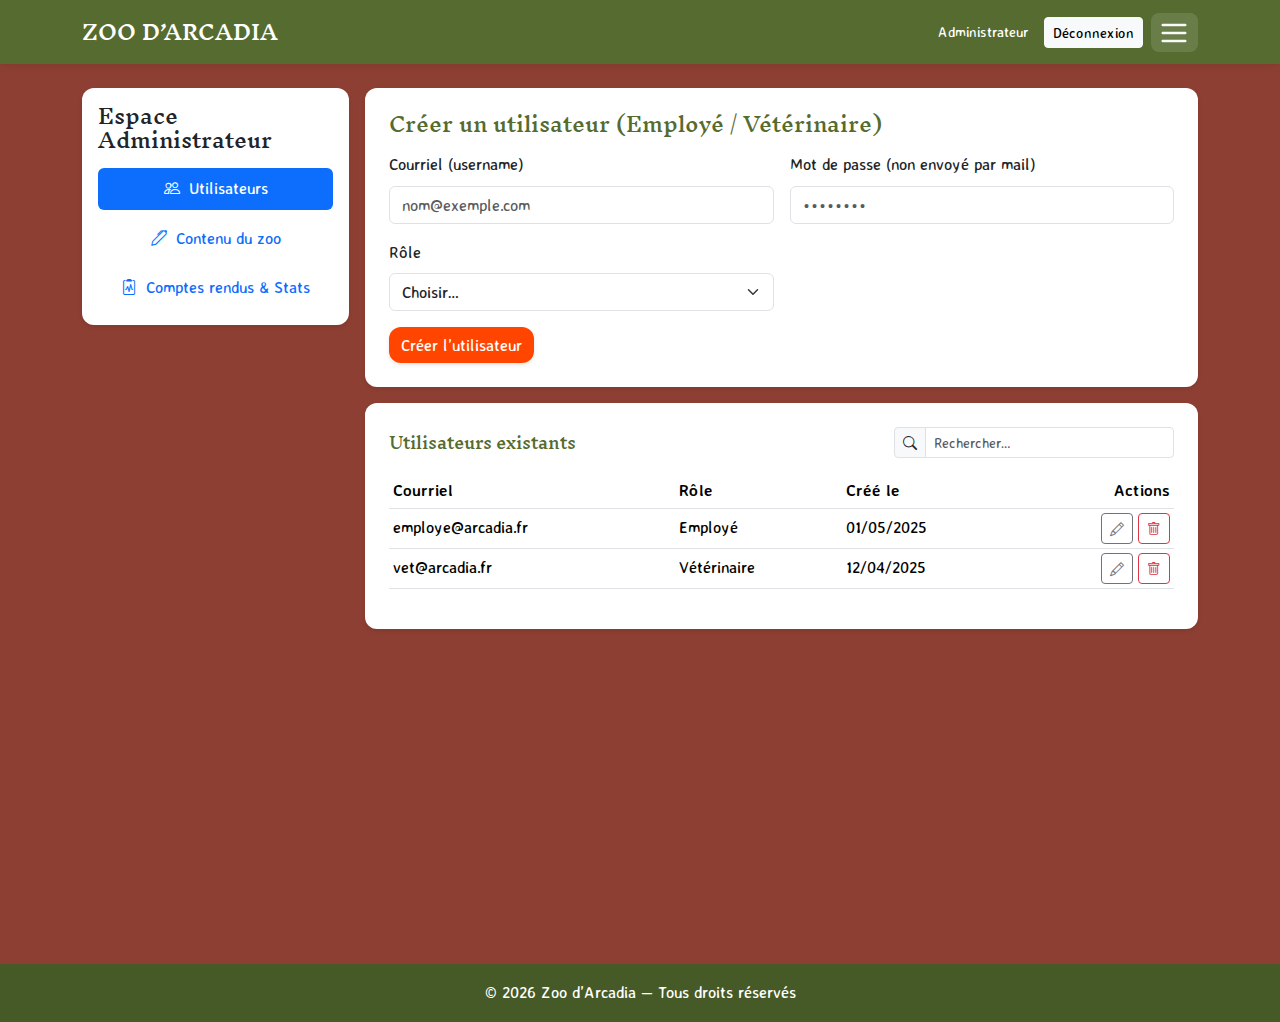
<file: Dashboard_admin.html>
<!doctype html>
<html lang="fr">
<head>
  <meta charset="utf-8">
  <meta name="viewport" content="width=device-width, initial-scale=1">
  <title>Espace Administrateur — Zoo d’Arcadia</title>
  <meta name="description" content="Gestion des utilisateurs, du contenu et des comptes rendus vétérinaires.">

  <!-- Polices / Bootstrap / Icônes -->
  <link href="https://fonts.googleapis.com/css2?family=Inknut+Antiqua:wght@400;600;700&family=Averia+Sans+Libre:wght@300;400;700&display=swap" rel="stylesheet">
  <link href="https://cdn.jsdelivr.net/npm/bootstrap@5.3.6/dist/css/bootstrap.min.css" rel="stylesheet">
  <link href="https://cdn.jsdelivr.net/npm/bootstrap-icons@1.11.3/font/bootstrap-icons.min.css" rel="stylesheet">

  <!-- Ton CSS global -->
  <link href="style.css" rel="stylesheet">
</head>
<body>

  <!-- NAVBAR COMMUNE -->
  <header>
    <nav class="navbar" data-bs-theme="dark">
      <div class="container d-flex align-items-center justify-content-between">
        <a class="navbar-brand m-0 fw-semibold" href="index.html">ZOO D’ARCADIA</a>
        <div class="d-flex align-items-center gap-2">
          <span class="text-white small me-2">Administrateur</span>
          <a href="Connexion.html" class="btn btn-sm btn-light">Déconnexion</a>
          <button class="navbar-toggler" type="button" data-bs-toggle="collapse" data-bs-target="#nav"
                  aria-controls="nav" aria-expanded="false" aria-label="Menu">
            <span class="navbar-toggler-icon"></span>
          </button>
        </div>
      </div>
      <div id="nav" class="collapse navbar-collapse">
        <ul class="navbar-nav ms-auto">
          <li class="nav-item"><a class="nav-link" href="index.html#decouvrir">Découvrir</a></li>
          <li class="nav-item"><a class="nav-link" href="index.html#infos">Infos</a></li>
          <li class="nav-item"><a class="nav-link" href="contact.html">Contact</a></li>
        </ul>
      </div>
    </nav>
  </header>

  <!-- LAYOUT -->
  <main class="admin-layout py-4">
    <div class="container">
      <div class="row g-3">
        
        <!-- Sidebar -->
        <aside class="col-12 col-lg-3">
          <div class="card p-3">
            <h1 class="h5 mb-3" style="font-family:'Inknut Antiqua',serif;">Espace Administrateur</h1>
            <div class="nav flex-lg-column nav-pills gap-2" id="adminTabs" role="tablist" aria-orientation="vertical">
              <button class="nav-link active" id="tab-users" data-bs-toggle="pill" data-bs-target="#pane-users" type="button" role="tab">
                <i class="bi bi-people me-1"></i> Utilisateurs
              </button>
              <button class="nav-link" id="tab-content" data-bs-toggle="pill" data-bs-target="#pane-content" type="button" role="tab">
                <i class="bi bi-pen me-1"></i> Contenu du zoo
              </button>
              <button class="nav-link" id="tab-reports" data-bs-toggle="pill" data-bs-target="#pane-reports" type="button" role="tab">
                <i class="bi bi-clipboard2-pulse me-1"></i> Comptes rendus & Stats
              </button>
            </div>
          </div>
        </aside>

        <!-- Contenu : début du tab-content-->
        <section class="col-12 col-lg-9">
          <div class="tab-content">

            <!-- ========== UTILISATEURS ========== -->
            <div class="tab-pane fade show active" id="pane-users" role="tabpanel" aria-labelledby="tab-users">
              <div class="card p-4 mb-3">
                <h2 class="h5 mb-3">Créer un utilisateur (Employé / Vétérinaire)</h2>
                <form class="row g-3" action="#" method="post" novalidate>
                  <div class="col-12 col-md-6">
                    <label for="userEmail" class="form-label">Courriel (username)</label>
                    <input id="userEmail" name="email" type="email" class="form-control" placeholder="nom@exemple.com" required autocomplete="email">
                  </div>
                  <div class="col-12 col-md-6">
                    <label for="userPassword" class="form-label">Mot de passe (non envoyé par mail)</label>
                    <input id="userPassword" name="password" type="password" class="form-control" placeholder="••••••••" required autocomplete="new-password">
                  </div>
                  <div class="col-12 col-md-6">
                    <label for="userRole" class="form-label">Rôle</label>
                    <select id="userRole" name="role" class="form-select" required>
                      <option value="" selected disabled>Choisir…</option>
                      <option value="employee">Employé</option>
                      <option value="veterinarian">Vétérinaire</option>
                    </select>
                  </div>
                  <div class="col-12">
                    <button type="submit" class="btn btn-brand">Créer l’utilisateur</button>
                  </div>
                </form>
              </div>

              <div class="card p-4">
                <div class="d-flex align-items-center justify-content-between mb-3">
                  <h3 class="h6 m-0">Utilisateurs existants</h3>
                  <div class="input-group input-group-sm" style="max-width: 280px;">
                    <span class="input-group-text"><i class="bi bi-search"></i></span>
                    <input type="search" class="form-control" placeholder="Rechercher…">
                  </div>
                </div>
                <div class="table-responsive">
                  <table class="table table-sm align-middle">
                    <thead>
                      <tr>
                        <th>Courriel</th>
                        <th>Rôle</th>
                        <th>Créé le</th>
                        <th class="text-end">Actions</th>
                      </tr>
                    </thead>
                    <tbody>
                      <tr>
                        <td>employe@arcadia.fr</td>
                        <td>Employé</td>
                        <td>01/05/2025</td>
                        <td class="text-end">
                          <button class="btn btn-outline-secondary btn-sm">
                            <i class="bi bi-pencil"></i>
                          </button>
                          <button class="btn btn-outline-danger btn-sm">
                            <i class="bi bi-trash"></i>
                          </button>
                        </td>
                      </tr>
                      <tr>
                        <td>vet@arcadia.fr</td>
                        <td>Vétérinaire</td>
                        <td>12/04/2025</td>
                        <td class="text-end">
                          <button class="btn btn-outline-secondary btn-sm">
                            <i class="bi bi-pencil"></i>
                          </button>
                          <button class="btn btn-outline-danger btn-sm">
                            <i class="bi bi-trash"></i>
                          </button>
                        </td>
                      </tr>
                    </tbody>
                  </table>
                </div>
              </div>
            </div>

            <!-- ========== CONTENU DU ZOO ========== -->
            <div class="tab-pane fade" id="pane-content" role="tabpanel" aria-labelledby="tab-content">
              <div class="row g-3">
                <div class="col-12">
                  <article class="card p-4">
                    <h2 class="h5 mb-3">Services & Horaires</h2>
                    <form class="row g-3" action="#" method="post">
                      <div class="col-12 col-md-6">
                        <label for="serviceName" class="form-label">Nom du service</label>
                        <input id="serviceName" name="serviceName" type="text" class="form-control" placeholder="Visite en petit train" required>
                      </div>
                      <div class="col-12 col-md-6">
                        <label for="serviceHours" class="form-label">Horaires</label>
                        <input id="serviceHours" name="serviceHours" type="text" class="form-control" placeholder="9h–19h" required>
                      </div>
                      <div class="col-12">
                        <label for="serviceDesc" class="form-label">Description</label>
                        <textarea id="serviceDesc" name="serviceDesc" rows="3" class="form-control" placeholder="Texte de présentation…" required></textarea>
                      </div>
                      <div class="col-12 d-flex gap-2">
                        <button class="btn btn-brand" type="submit">Créer / Mettre à jour</button>
                        <button class="btn btn-outline-danger" type="button">Supprimer</button>
                      </div>
                    </form>
                  </article>
                </div>

                <div class="col-12">
                  <article class="card p-4">
                    <h2 class="h5 mb-3">Habitats & Animaux</h2>
                    <form class="row g-3" action="#" method="post">
                      <div class="col-12 col-md-4">
                        <label for="habitat" class="form-label">Habitat</label>
                        <select id="habitat" name="habitat" class="form-select" required>
                          <option value="" disabled selected>Choisir…</option>
                          <option value="savane">Savane</option>
                          <option value="jungle">Jungle</option>
                          <option value="marais">Marais</option>
                        </select>
                      </div>
                      <div class="col-12 col-md-4">
                        <label for="animalName" class="form-label">Animal</label>
                        <input id="animalName" name="animalName" type="text" class="form-control" placeholder="Lionne" required>
                      </div>
                      <div class="col-12 col-md-4">
                        <label for="animalStatus" class="form-label">Statut</label>
                        <select id="animalStatus" name="animalStatus" class="form-select">
                          <option>Visible</option>
                          <option>Non visible</option>
                        </select>
                      </div>
                      <div class="col-12">
                        <label for="animalDesc" class="form-label">Description</label>
                        <textarea id="animalDesc" name="animalDesc" rows="3" class="form-control" placeholder="Texte descriptif…" required></textarea>
                      </div>
                      <div class="col-12 d-flex gap-2">
                        <button class="btn btn-brand" type="submit">Créer / Mettre à jour</button>
                        <button class="btn btn-outline-danger" type="button">Supprimer</button>
                      </div>
                    </form>
                  </article>
                </div>
              </div>
            </div>

            <!-- ========== COMPTES RENDUS & STATS ========== -->
            <div class="tab-pane fade" id="pane-reports" role="tabpanel" aria-labelledby="tab-reports">
              
              <!-- Stats-->
              <div class="card p-4 mb-3">
                <h2 class="h5 mb-3">Nombre de consultations par animal</h2>
                <div class="mb-2">
                  <div class="d-flex justify-content-between"><span>Lionne</span><span>12</span></div>
                  <div class="progress"><div class="progress-bar" style="width:60%"></div></div>
                </div>
                <div class="mb-2">
                  <div class="d-flex justify-content-between"><span>Girafe</span><span>8</span></div>
                  <div class="progress"><div class="progress-bar" style="width:40%"></div></div>
                </div>
                <div>
                  <div class="d-flex justify-content-between"><span>Crocodile</span><span>5</span></div>
                  <div class="progress"><div class="progress-bar" style="width:25%"></div></div>
                </div>
              </div>

              <!-- Comptes rendus vétérinaires -->
              <div class="card p-4">
                <h2 class="h5 mb-3">Comptes rendus vétérinaires</h2>
                <form class="row g-3 mb-3">
                  <div class="col-12 col-md-4">
                    <label for="filterAnimal" class="form-label">Animal</label>
                    <input id="filterAnimal" type="text" class="form-control" placeholder="ex : Girafe">
                  </div>
                  <div class="col-6 col-md-4">
                    <label for="filterFrom" class="form-label">Du</label>
                    <input id="filterFrom" type="date" class="form-control">
                  </div>
                  <div class="col-6 col-md-4">
                    <label for="filterTo" class="form-label">Au</label>
                    <input id="filterTo" type="date" class="form-control">
                  </div>
                  <div class="col-12">
                    <button class="btn btn-brand" type="submit">Filtrer</button>
                    <button class="btn btn-outline-secondary ms-2" type="reset">Réinitialiser</button>
                  </div>
                </form>
                <div class="table-responsive">
                  <table class="table table-sm align-middle">
                    <thead><tr><th>Date</th><th>Animal</th><th>Vétérinaire</th><th>Résumé</th></tr></thead>
                    <tbody>
                      <tr>
                        <td>2025-05-10</td>
                        <td>Lionne</td>
                        <td>Dr Martin</td>
                        <td>Contrôle OK, hydratation à surveiller.</td>
                      </tr>
                      <tr>
                        <td>2025-05-09</td>
                        <td>Girafe</td>
                        <td>Dr Evrard</td>
                        <td>Petite plaie traitée, suivis quotidiens.</td>
                      </tr>
                    </tbody>
                  </table>
                </div>
              </div>
            </div>

          </div><!-- div qui ferme le /tab-content -->
        </section>
      </div>
    </div>
  </main>

  <!-- FOOTER -->
  <footer class="py-3 text-center text-white" style="background:#455a26;">
    © <span id="year"></span> Zoo d’Arcadia — Tous droits réservés
  </footer>

  <script defer src="https://cdn.jsdelivr.net/npm/bootstrap@5.3.6/dist/js/bootstrap.bundle.min.js"></script>
  <script>document.getElementById('year').textContent = new Date().getFullYear();</script>
</body>
</html>
</file>
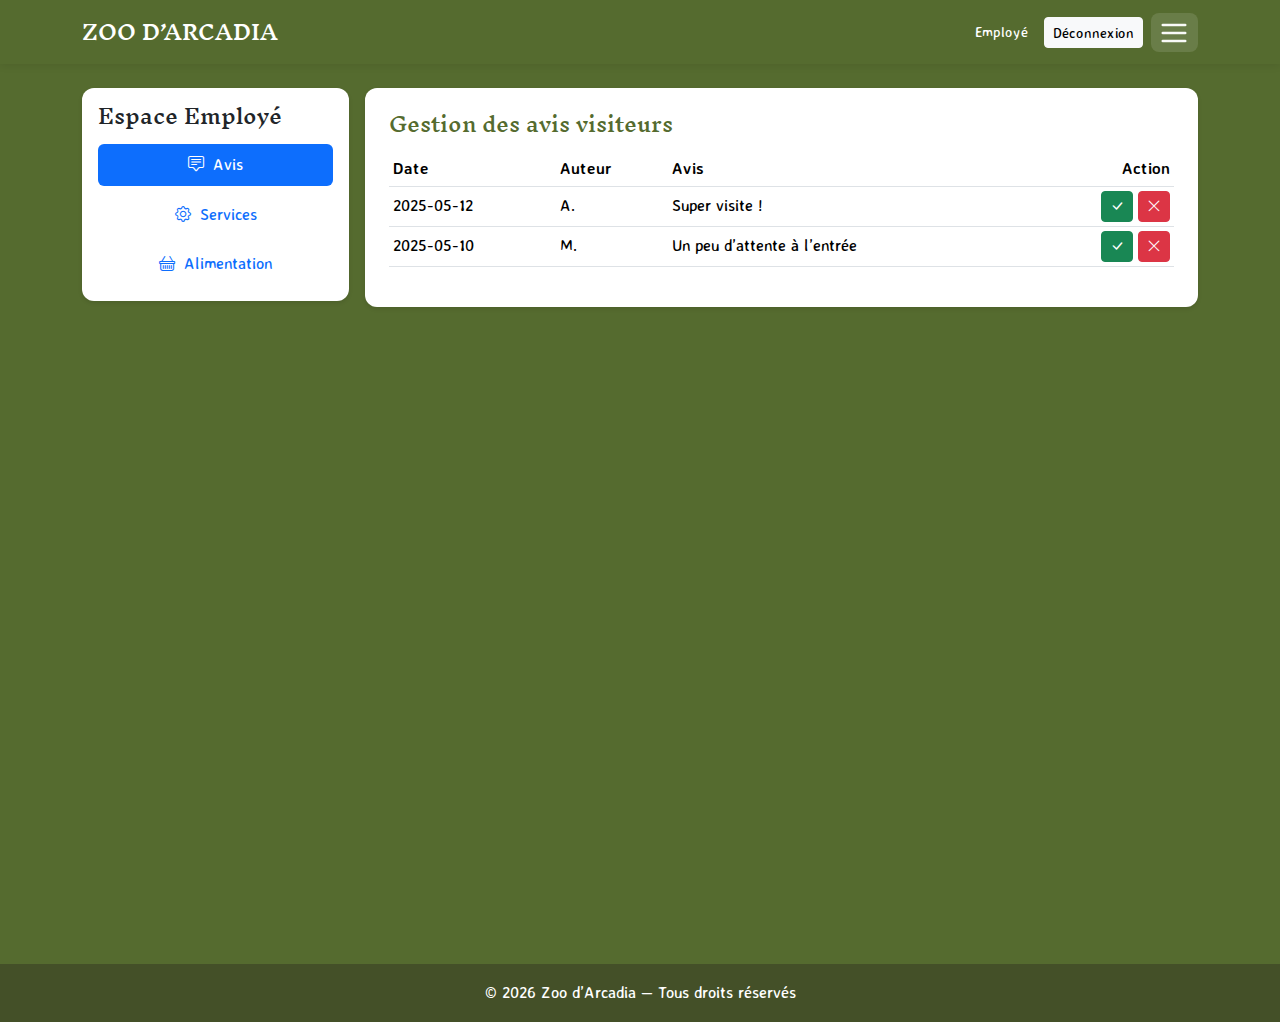
<file: Espace_soigneur.html>
<!doctype html>
<html lang="fr">
<head>
  <meta charset="utf-8">
  <meta name="viewport" content="width=device-width, initial-scale=1">
  <title>Dashboard Employé — Zoo d’Arcadia</title>
  <meta name="description" content="Espace employé pour gérer les avis, modifier les services et saisir l’alimentation des animaux.">

  <!-- Polices / Bootstrap / Icônes -->
  <link href="https://fonts.googleapis.com/css2?family=Inknut+Antiqua:wght@400;600;700&family=Averia+Sans+Libre:wght@300;400;700&display=swap" rel="stylesheet">
  <link href="https://cdn.jsdelivr.net/npm/bootstrap@5.3.6/dist/css/bootstrap.min.css" rel="stylesheet">
  <link href="https://cdn.jsdelivr.net/npm/bootstrap-icons@1.11.3/font/bootstrap-icons.min.css" rel="stylesheet">

  <!-- Ton CSS -->
  <link href="style.css" rel="stylesheet">
</head>
<body>

  <!-- NAVBAR -->
  <header>
    <nav class="navbar" data-bs-theme="dark">
      <div class="container d-flex align-items-center justify-content-between">
        <a class="navbar-brand m-0 fw-semibold" href="index.html">ZOO D’ARCADIA</a>
        <div class="d-flex align-items-center gap-2">
          <span class="text-white small me-2">Employé</span>
          <a href="Connexion.html" class="btn btn-sm btn-light">Déconnexion</a>
          <button class="navbar-toggler" type="button" data-bs-toggle="collapse" data-bs-target="#nav"
                  aria-controls="nav" aria-expanded="false" aria-label="Menu">
            <span class="navbar-toggler-icon"></span>
          </button>
        </div>
      </div>
      <div id="nav" class="collapse navbar-collapse">
        <ul class="navbar-nav ms-auto">
          <li class="nav-item"><a class="nav-link" href="index.html#decouvrir">Découvrir</a></li>
          <li class="nav-item"><a class="nav-link" href="index.html#infos">Infos</a></li>
          <li class="nav-item"><a class="nav-link" href="contact.html">Contact</a></li>
        </ul>
      </div>
    </nav>
  </header>

  <!-- LAYOUT -->
  <main class="employe-layout py-4">
    <div class="container">
      <div class="row g-3">
        
        <!-- Sidebar -->
        <aside class="col-12 col-lg-3">
          <div class="card p-3">
            <h1 class="h5 mb-3" style="font-family:'Inknut Antiqua',serif;">Espace Employé</h1>
            <div class="nav flex-lg-column nav-pills gap-2" id="empTabs" role="tablist">
              <button class="nav-link active" id="tab-avis" data-bs-toggle="pill" data-bs-target="#pane-avis" type="button">
                <i class="bi bi-chat-square-text me-1"></i> Avis
              </button>
              <button class="nav-link" id="tab-services" data-bs-toggle="pill" data-bs-target="#pane-services" type="button">
                <i class="bi bi-gear me-1"></i> Services
              </button>
              <button class="nav-link" id="tab-food" data-bs-toggle="pill" data-bs-target="#pane-food" type="button">
                <i class="bi bi-basket me-1"></i> Alimentation
              </button>
            </div>
          </div>
        </aside>

        <!-- Contenu -->
        <section class="col-12 col-lg-9">
          <div class="tab-content">

            <!-- ========== AVIS ========== -->
            <div class="tab-pane fade show active" id="pane-avis" role="tabpanel">
              <div class="card p-4">
                <h2 class="h5 mb-3">Gestion des avis visiteurs</h2>
                <table class="table table-sm align-middle">
                  <thead><tr><th>Date</th><th>Auteur</th><th>Avis</th><th class="text-end">Action</th></tr></thead>
                  <tbody>
                    <tr>
                      <td>2025-05-12</td><td>A.</td><td>Super visite !</td>
                      <td class="text-end">
                        <button class="btn btn-success btn-sm"><i class="bi bi-check-lg"></i></button>
                        <button class="btn btn-danger btn-sm"><i class="bi bi-x-lg"></i></button>
                      </td>
                    </tr>
                    <tr>
                      <td>2025-05-10</td><td>M.</td><td>Un peu d’attente à l’entrée</td>
                      <td class="text-end">
                        <button class="btn btn-success btn-sm"><i class="bi bi-check-lg"></i></button>
                        <button class="btn btn-danger btn-sm"><i class="bi bi-x-lg"></i></button>
                      </td> <!--AJOUTER JS-->
                    </tr>
                  </tbody>
                </table>
              </div>
            </div>

            <!-- ========== SERVICES ========== -->
            <div class="tab-pane fade" id="pane-services" role="tabpanel">
              <div class="card p-4">
                <h2 class="h5 mb-3">Modifier un service</h2>
                <form class="row g-3">
                  <div class="col-12 col-md-6">
                    <label for="serviceName" class="form-label">Nom du service</label>
                    <input id="serviceName" type="text" class="form-control" placeholder="Petit train">
                  </div>
                  <div class="col-12 col-md-6">
                    <label for="serviceHours" class="form-label">Horaires</label>
                    <input id="serviceHours" type="text" class="form-control" placeholder="9h–19h">
                  </div>
                  <div class="col-12">
                    <label for="serviceDesc" class="form-label">Description</label>
                    <textarea id="serviceDesc" rows="3" class="form-control" placeholder="Texte de présentation…"></textarea>
                  </div>
                  <div class="col-12 d-flex gap-2">
                    <button class="btn btn-brand" type="submit">Mettre à jour</button>
                    <button class="btn btn-outline-danger" type="button">Supprimer</button>
                  </div>
                </form>
              </div>
            </div>

            <!-- ========== ALIMENTATION ========== -->
            <div class="tab-pane fade" id="pane-food" role="tabpanel">
              <div class="card p-4 mb-3">
                <h2 class="h5 mb-3">Nouvelle alimentation</h2>
                <form class="row g-3">
                  <div class="col-12 col-md-4">
                    <label for="animal" class="form-label">Animal</label>
                    <select id="animal" class="form-select">
                      <option>Lionne</option>
                      <option>Girafe</option>
                      <option>Crocodile</option>
                    </select>
                  </div>
                  <div class="col-6 col-md-4">
                    <label for="date" class="form-label">Date</label>
                    <input id="date" type="date" class="form-control">
                  </div>
                  <div class="col-6 col-md-4">
                    <label for="heure" class="form-label">Heure</label>
                    <input id="heure" type="time" class="form-control">
                  </div>
                  <div class="col-12 col-md-6">
                    <label for="food" class="form-label">Nourriture</label>
                    <input id="food" type="text" class="form-control">
                  </div>
                  <div class="col-12 col-md-6">
                    <label for="quantity" class="form-label">Quantité</label>
                    <input id="quantity" type="text" class="form-control" placeholder="ex : 5 kg">
                  </div>
                  <div class="col-12 d-grid">
                    <button class="btn btn-brand">Enregistrer</button>
                  </div>
                </form>
              </div>

              <div class="card p-4">
                <h3 class="h6 mb-3">Historique alimentation</h3>
                <table class="table table-sm">
                  <thead><tr><th>Date</th><th>Heure</th><th>Animal</th><th>Nourriture</th><th>Quantité</th></tr></thead>
                  <tbody>
                    <tr><td>2025-05-12</td><td>09:00</td><td>Lionne</td><td>Viande</td><td>5 kg</td></tr>
                    <tr><td>2025-05-12</td><td>10:30</td><td>Girafe</td><td>Feuilles</td><td>10 kg</td></tr>
                  </tbody>
                </table>
              </div>
            </div>

          </div>
        </section>
      </div>
    </div>
  </main>

  <!-- FOOTER -->
  <footer class="py-3 text-center text-white" style="background:#445028;">
    © <span id="year"></span> Zoo d’Arcadia — Tous droits réservés
  </footer>

  <script defer src="https://cdn.jsdelivr.net/npm/bootstrap@5.3.6/dist/js/bootstrap.bundle.min.js"></script>
  <script>document.getElementById('year').textContent = new Date().getFullYear();</script>
</body>
</html>
</file>
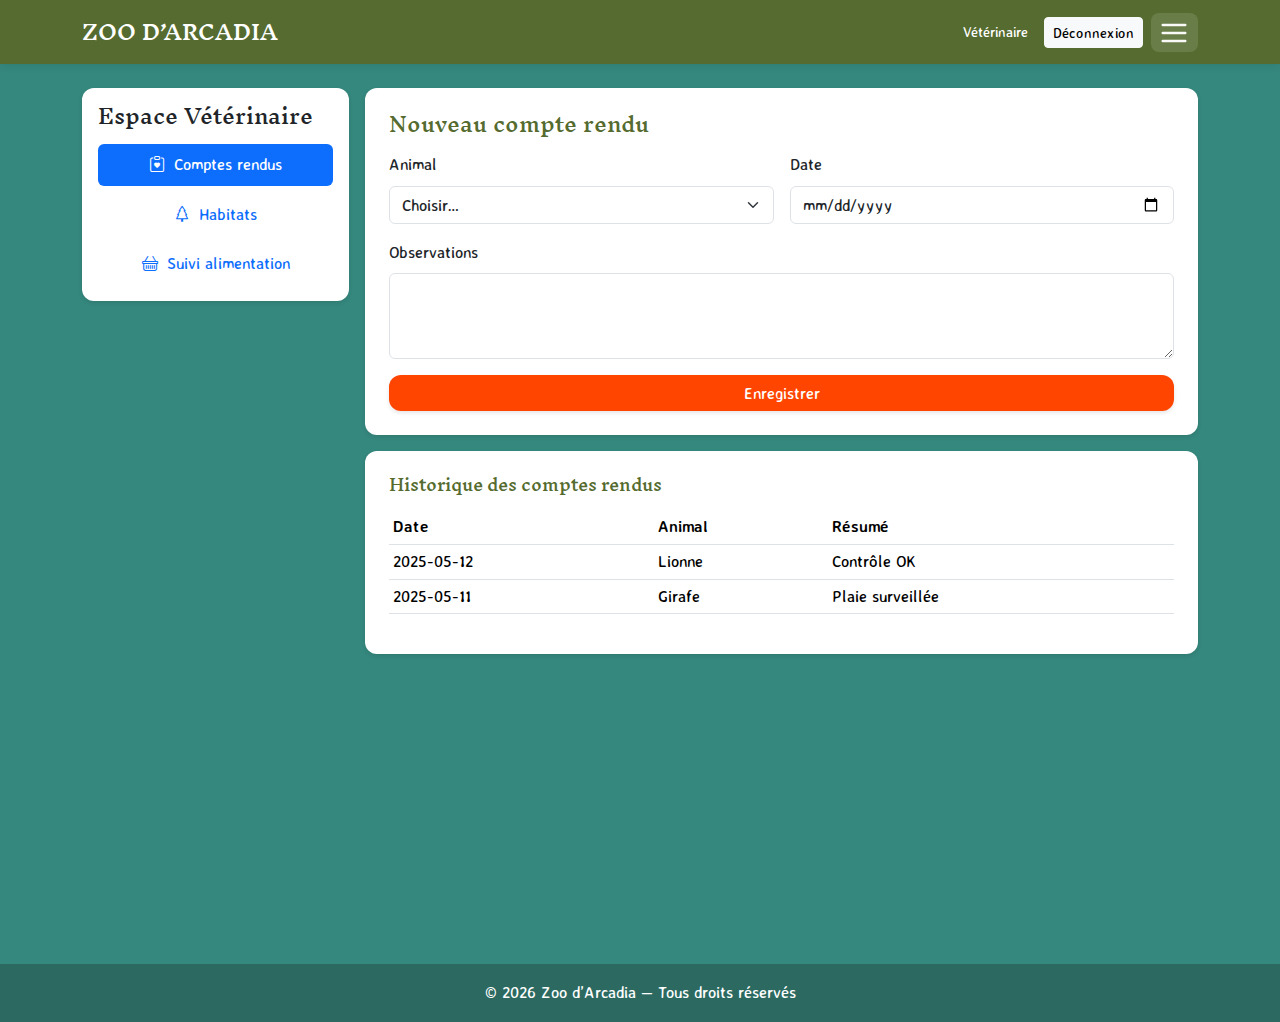
<file: Espace_veterinaire.html>
<!doctype html>
<html lang="fr">
<head>
  <meta charset="utf-8">
  <meta name="viewport" content="width=device-width, initial-scale=1">
  <title>Dashboard Vétérinaire — Zoo d’Arcadia</title>
  <meta name="description" content="Espace vétérinaire pour saisir les comptes rendus, commenter les habitats et consulter l’alimentation des animaux.">
  <link href="https://fonts.googleapis.com/css2?family=Inknut+Antiqua:wght@400;600;700&family=Averia+Sans+Libre:wght@300;400;700&display=swap" rel="stylesheet">
  <link href="https://cdn.jsdelivr.net/npm/bootstrap@5.3.6/dist/css/bootstrap.min.css" rel="stylesheet">
  <link href="https://cdn.jsdelivr.net/npm/bootstrap-icons@1.11.3/font/bootstrap-icons.min.css" rel="stylesheet">
  <link href="style.css" rel="stylesheet">
</head>

<body>

  <!-- NAVBAR -->
  <header>
    <nav class="navbar" data-bs-theme="dark">
      <div class="container d-flex align-items-center justify-content-between">
        <a class="navbar-brand m-0 fw-semibold" href="index.html">ZOO D’ARCADIA</a>
        <div class="d-flex align-items-center gap-2">
          <span class="text-white small me-2">Vétérinaire</span>
          <a href="Connexion.html" class="btn btn-sm btn-light">Déconnexion</a>
          <button class="navbar-toggler" type="button" data-bs-toggle="collapse" data-bs-target="#nav"
                  aria-controls="nav" aria-expanded="false" aria-label="Menu">
            <span class="navbar-toggler-icon"></span>
          </button>
        </div>
      </div>
      <div id="nav" class="collapse navbar-collapse">
        <ul class="navbar-nav ms-auto">
          <li class="nav-item"><a class="nav-link" href="index.html#decouvrir">Découvrir</a></li>
          <li class="nav-item"><a class="nav-link" href="index.html#infos">Infos</a></li>
          <li class="nav-item"><a class="nav-link" href="contact.html">Contact</a></li>
        </ul>
      </div>
    </nav>
  </header>

  <!-- LAYOUT -->
  <main class="vet-layout py-4">
    <div class="container">
      <div class="row g-3">
        
        <!-- Sidebar -->
        <aside class="col-12 col-lg-3">
          <div class="card p-3">
            <h1 class="h5 mb-3" style="font-family:'Inknut Antiqua',serif;">Espace Vétérinaire</h1>
            <div class="nav flex-lg-column nav-pills gap-2" id="vetTabs" role="tablist">
              <button class="nav-link active" id="tab-reports" data-bs-toggle="pill" data-bs-target="#pane-reports" type="button">
                <i class="bi bi-clipboard-heart me-1"></i> Comptes rendus
              </button>
              <button class="nav-link" id="tab-habitats" data-bs-toggle="pill" data-bs-target="#pane-habitats" type="button">
                <i class="bi bi-tree me-1"></i> Habitats
              </button>
              <button class="nav-link" id="tab-food" data-bs-toggle="pill" data-bs-target="#pane-food" type="button">
                <i class="bi bi-basket me-1"></i> Suivi alimentation
              </button>
            </div>
          </div>
        </aside>

        <!-- Contenu -->
        <section class="col-12 col-lg-9">
          <div class="tab-content">

            <!-- ========== COMPTES RENDUS ========== -->
            <div class="tab-pane fade show active" id="pane-reports" role="tabpanel">
              <div class="card p-4 mb-3">
                <h2 class="h5 mb-3">Nouveau compte rendu</h2>
                <form class="row g-3">
                  <div class="col-12 col-md-6">
                    <label for="animal" class="form-label">Animal</label>
                    <select id="animal" class="form-select" required>
                      <option disabled selected>Choisir…</option>
                      <option>Lionne</option>
                      <option>Girafe</option>
                      <option>Crocodile</option>
                    </select>
                  </div>
                  <div class="col-12 col-md-6">
                    <label for="date" class="form-label">Date</label>
                    <input id="date" type="date" class="form-control" required>
                  </div>
                  <div class="col-12">
                    <label for="observations" class="form-label">Observations</label>
                    <textarea id="observations" rows="3" class="form-control" required></textarea>
                  </div>
                  <div class="col-12 d-grid">
                    <button class="btn btn-brand">Enregistrer</button>
                  </div>
                </form>
              </div>

              <div class="card p-4">
                <h3 class="h6 mb-3">Historique des comptes rendus</h3>
                <table class="table table-sm">
                  <thead><tr><th>Date</th><th>Animal</th><th>Résumé</th></tr></thead>
                  <tbody>
                    <tr><td>2025-05-12</td><td>Lionne</td><td>Contrôle OK</td></tr>
                    <tr><td>2025-05-11</td><td>Girafe</td><td>Plaie surveillée</td></tr>
                  </tbody>
                </table>
              </div>
            </div>

            <!-- ========== HABITATS ========== -->
            <div class="tab-pane fade" id="pane-habitats" role="tabpanel">
              <div class="card p-4">
                <h2 class="h5 mb-3">Commentaires sur habitats</h2>
                <form class="row g-3">
                  <div class="col-12 col-md-6">
                    <label for="habitat" class="form-label">Habitat</label>
                    <select id="habitat" class="form-select">
                      <option>Savane</option>
                      <option>Jungle</option>
                      <option>Marais</option>
                    </select>
                  </div>
                  <div class="col-12">
                    <label for="commentaire" class="form-label">Commentaire</label>
                    <textarea id="commentaire" rows="3" class="form-control"></textarea>
                  </div>
                  <div class="col-12 d-grid">
                    <button class="btn btn-brand">Enregistrer</button>
                  </div>
                </form>
              </div>
            </div>

            <!-- ========== SUIVI ALIMENTATION ========== -->
            <div class="tab-pane fade" id="pane-food" role="tabpanel">
              <div class="card p-4">
                <h2 class="h5 mb-3">Alimentation des animaux</h2>
                <table class="table table-sm">
                  <thead><tr><th>Date</th><th>Animal</th><th>Nourriture</th><th>Quantité</th></tr></thead>
                  <tbody>
                    <tr><td>2025-05-12</td><td>Lionne</td><td>Viande</td><td>5 kg</td></tr>
                    <tr><td>2025-05-12</td><td>Girafe</td><td>Feuilles</td><td>10 kg</td></tr>
                  </tbody>
                </table>
              </div>
            </div>

          </div>
        </section>
      </div>
    </div>
  </main>

  <!-- FOOTER -->
  <footer class="py-3 text-center text-white" style="background:#2c6a61;">
    © <span id="year"></span> Zoo d’Arcadia — Tous droits réservés
  </footer>

  <script src="script.js" defer></script>
  <script defer src="https://cdn.jsdelivr.net/npm/bootstrap@5.3.6/dist/js/bootstrap.bundle.min.js"></script>
  <script>document.getElementById('year').textContent = new Date().getFullYear();</script>
</body>
</html>
</file>
<file: style.css>
/* ==============================
   CHARTE (variables globales)
   ============================== */
:root {
  /* Couleurs principales */
  --green-dark: #556b2f;
  --green-laurel: #6b8e23;
  --cream: #fafae6;

  --gray-light: #d3d3d3;
  --gray: #808080;

  --orange-peru: #cd853f;
  --orange-red: #ff4500;
  --brown-saddle: #8b4513;

  --text-dark: #1a1a1a;
  --text-light: #ffffff;
  --hover: #ffd8c9;

  /* Polices */
  --font-title: "Inknut Antiqua", serif;
  --font-body: "Averia Sans Libre", sans-serif;

  /* Rayons & ombres */
  --radius: 12px;
  --shadow-sm: 0 2px 4px rgba(0, 0, 0, 0.1);
  --shadow-md: 0 4px 10px rgba(0, 0, 0, 0.15);
}

/* ==============================
   BASE & TYPO
   ============================== */
body {
  margin: 0;
  line-height: 1.6;
  font-family: var(--font-body);
  color: var(--text-dark);
  background: var(--cream);
}
h1,
h2,
h3,
h4,
h5 {
  font-family: var(--font-title);
  color: var(--green-dark);
}
a {
  text-decoration: none;
}
a:hover {
  text-decoration: underline;
}

/* ==============================
   NAVBAR (commune)
   ============================== */
.navbar {
  background: var(--green-dark);
  min-height: 64px;
  box-shadow: 0 2px 8px rgba(0, 0, 0, 0.08);
}
.navbar .navbar-brand {
  color: var(--text-light);
  font-family: var(--font-title);
  font-weight: 600;
}
.navbar .nav-link {
  color: var(--text-light);
}
.navbar .navbar-brand:hover,
.navbar .nav-link:hover {
  color: var(--hover);
}

/* Burger */
.navbar .navbar-toggler {
  border: 0;
  padding: 0.5rem 0.6rem;
  border-radius: 0.5rem;
  background-color: rgba(255, 255, 255, 0.12);
  transition: background-color 0.2s ease, transform 0.05s ease;
}
.navbar .navbar-toggler:hover {
  background-color: rgba(255, 255, 255, 0.18);
}
.navbar .navbar-toggler:active {
  transform: scale(0.96);
}
.navbar .navbar-toggler:focus-visible {
  outline: 2px solid rgba(255, 255, 255, 0.6);
  outline-offset: 2px;
  box-shadow: none;
}
.navbar .navbar-toggler-icon {
  width: 28px;
  height: 22px;
  background-size: 28px 22px;
  background-image: url('data:image/svg+xml;utf8,\
<svg xmlns="http://www.w3.org/2000/svg" viewBox="0 0 30 22">\
<path d="M3 2.5H27 M3 11H27 M3 19.5H27" stroke="rgba(255,255,255,0.96)" stroke-width="2.8" stroke-linecap="round"/></svg>');
}

/* ==============================
   CARTES / PANNEAUX / BOUTONS
   ============================== */
.card,
.panel {
  background: var(--cream);
  border-radius: var(--radius);
  box-shadow: var(--shadow-sm);
  padding: 1rem;
  border: 0; /* harmonisation */
}
.panel-red {
  background: rgba(255, 69, 0, 0.85);
  color: var(--text-light);
}
.panel-green {
  background: rgba(85, 107, 47, 0.85);
  color: var(--text-light);
}

.btn-brand {
  background: var(--orange-red);
  color: var(--text-light);
  border: none;
  border-radius: var(--radius);
  box-shadow: var(--shadow-sm);
}
.btn-brand:hover {
  background: var(--brown-saddle);
  color: var(--text-light);
}

/* ==============================
   AVATARS & IMAGES
   ============================== */
.avatar-40,
.avatar-64,
.avatar-128 {
  border-radius: 50%;
  object-fit: cover;
}
.avatar-40 {
  width: 40px;
  height: 40px;
}
.avatar-64 {
  width: 64px;
  height: 64px;
}
.avatar-128 {
  width: 128px;
  height: 128px;
}

.square-200 {
  width: 200px;
  height: 200px;
  object-fit: cover;
}

/* ==============================
   BLOCS INTRO (lisibilité sur fond)
   ============================== */
.intro-savane,
.intro-jungle,
.intro-marais {
  background: rgba(0, 0, 0, 0.25);
  border-radius: 12px;
}

/* ==============================
   FONDS DÉGRADÉS PAR HABITAT
   ============================== */
.bg-savane {
  background: linear-gradient(
    180deg,
    #e9edcf 0%,
    #b6c17a 35%,
    #8ca24d 70%,
    #6c8430 100%
  );
  min-height: 100vh;
}
.bg-jungle {
  background: linear-gradient(
    180deg,
    #d86a5b 0%,
    #b45146 45%,
    #8e3f33 75%,
    #6b2e26 100%
  );
  min-height: 100vh;
}
.bg-marais {
  background: linear-gradient(
    180deg,
    #4f7a87 0%,
    #5f9378 45%,
    #76a96b 75%,
    #8ebc64 100%
  );
  min-height: 100vh;
}

/* ==============================
   PAGE CONNEXION
   ============================== */
.bg-connexion {
  position: relative;
  min-height: 100vh;
  background: url("images/janis-wolf-bv-tghd7_F4-unsplash.jpg") center/cover
    no-repeat fixed;
}
.bg-connexion::after {
  content: "";
  position: absolute;
  inset: 0;
  background: linear-gradient(180deg, rgba(0, 0, 0, 0.25), rgba(0, 0, 0, 0.45));
}
.bg-connexion > * {
  position: relative;
  z-index: 1;
}

.card-login {
  border: 0;
  border-radius: 16px;
  background: rgba(153, 77, 69, 0.85);
  color: #fff;
}
.card-login .form-label {
  color: #fff;
}
.card-login .form-control {
  background: #fff;
  border: 1px solid rgba(0, 0, 0, 0.15);
}

/* ==============================
   FOOTER
   ============================== */
footer {
  background: var(--green-dark);
  color: var(--text-light);
  text-align: center;
  padding: 1rem;
}

/* Page Contact : fond image + overlay (comme Connexion) */
.bg-contact {
  position: relative;
  min-height: 100vh;
  background: url("images/nikolay-tchaouchev-ttpNCevA1tA-unsplash.jpg")
    center/cover no-repeat fixed;
}
.bg-contact::after {
  content: "";
  position: absolute;
  inset: 0;
  background: linear-gradient(180deg, rgba(0, 0, 0, 0.18), rgba(0, 0, 0, 0.38));
}
.bg-contact > * {
  position: relative;
  z-index: 1;
}

/* Carte du formulaire de contact (vert translucide) */
.card-contact {
  border: 0;
  border-radius: 16px;
  background: rgba(85, 107, 47, 0.85); /* vert olive translucide */
  color: #fff;
}
.card-contact .form-label {
  color: #fff;
}
.card-contact .form-control {
  background: #fff;
  border: 1px solid rgba(0, 0, 0, 0.15);
}
/* Hero des services (image + overlay léger) */
.bg-services {
  position: relative;
  min-height: 220px; /* hauteur hero */
  background: url("images/steve-payne-ygYxOk1PKcU-unsplash.jpg") center/cover
    no-repeat;
}
.bg-services::after {
  content: "";
  position: absolute;
  inset: 0;
  background: linear-gradient(180deg, rgba(0, 0, 0, 0.25), rgba(0, 0, 0, 0.15));
}
.bg-services .hero-content {
  position: relative;
  z-index: 1;
}

/** espace admin **/

/* Mise en hauteur douce de la zone principale du dashboard */
.admin-layout { background: #FAFAE6; }

/* Harmonise les cartes de tableau de bord */
.card h2, .card h3 { color: var(--green-dark); }

/* Fond général de l’espace Admin */
.admin-layout {
  background: #8e3f33; /* brun-rouge */
  min-height: 100vh;
  padding-top: 1rem;
  padding-bottom: 1rem;
}

/* Harmonise les cartes sur fond sombre */
.admin-layout .card {
  background: #fff;  /* cartes claires pour contraster */
  border-radius: var(--radius);
  box-shadow: var(--shadow-sm);
}

/* Fond général du dashboard vétérinaire */
.vet-layout {
  background: #35887E;
  min-height: 100vh;
  padding-top: 1rem;
  padding-bottom: 1rem;
}

/* Harmonisation cartes */
.vet-layout .card {
  background: #fff;
  border-radius: var(--radius);
  box-shadow: var(--shadow-sm);
}

/* Fond général du dashboard Employé */
.employe-layout {
  background: #556B2F; /* vert olive foncé */
  min-height: 100vh;
  padding-top: 1rem;
  padding-bottom: 1rem;
}

/* Harmonisation cartes */
.employe-layout .card {
  background: #fff;
  border-radius: var(--radius);
  box-shadow: var(--shadow-sm);
}
</file>
